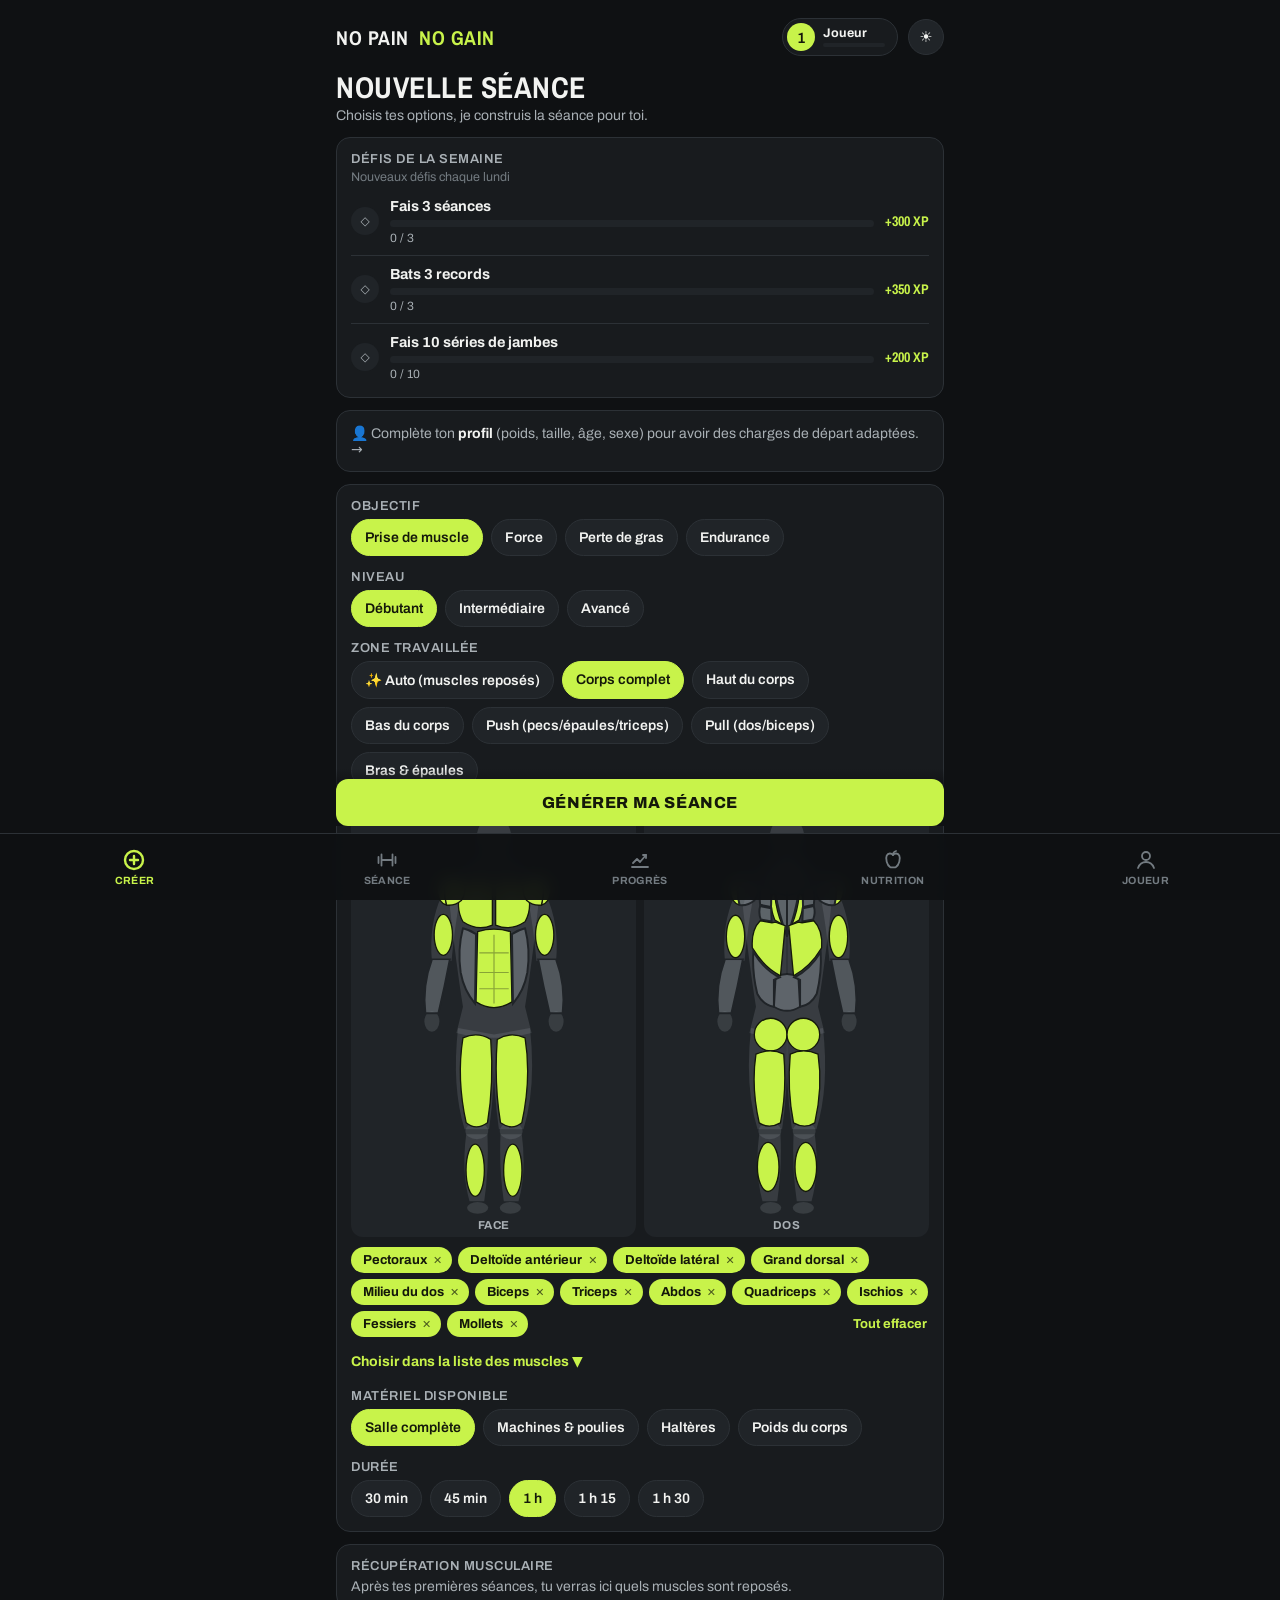
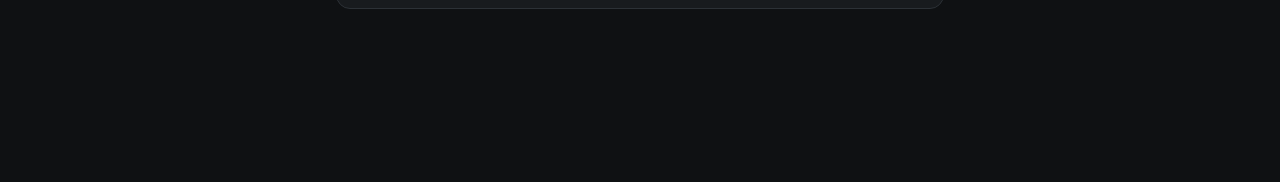
<file: index.html>
<!DOCTYPE html>
<html lang="fr">
<head>
<meta charset="utf-8">
<meta name="viewport" content="width=device-width, initial-scale=1, viewport-fit=cover">
<meta name="theme-color" content="#0f1113">
<title>No Pain No Gain</title>
<meta name="description" content="Coach de musculation gratuit : séances générées selon ton objectif, suivi des charges, progression, nutrition et planning. Fonctionne hors ligne, tes données restent sur ton appareil.">
<link rel="canonical" href="https://ilyas-celldtyjdy.github.io/no-pain-no-gain/">
<link rel="manifest" href="manifest.webmanifest">
<link rel="icon" href="icons/icon.svg" type="image/svg+xml">
<link rel="apple-touch-icon" href="icons/icon-192.png">
<meta name="apple-mobile-web-app-capable" content="yes">
<meta name="mobile-web-app-capable" content="yes">
<meta name="apple-mobile-web-app-title" content="No Pain No Gain">
<meta property="og:type" content="website">
<meta property="og:title" content="No Pain No Gain — coach de musculation">
<meta property="og:description" content="Séances générées selon ton objectif, suivi des charges, progression, nutrition et planning. Gratuit, hors ligne, sans compte.">
<meta property="og:url" content="https://ilyas-celldtyjdy.github.io/no-pain-no-gain/">
<meta property="og:image" content="https://ilyas-celldtyjdy.github.io/no-pain-no-gain/icons/icon-512.png">
<meta property="og:locale" content="fr_FR">
<meta name="twitter:card" content="summary">
<link rel="preload" href="fonts/font1.woff2" as="font" type="font/woff2" crossorigin>
<link rel="stylesheet" href="fonts/fonts.css">
<link rel="stylesheet" href="css/style.css">
</head>
<body>
<div class="wrap">
  <div class="top"><h1><span class="b1">No Pain</span> <span class="b2">No Gain</span></h1><div id="hud"></div><button class="theme-btn" id="themeBtn" aria-label="Changer de thème"></button></div>

  <!-- CRÉER -->
  <section class="view on" id="v-create">
    <h2 class="pt">Nouvelle séance</h2>
    <p class="sub">Choisis tes options, je construis la séance pour toi.</p>
    <div class="card today-plan" id="todayPlan" style="display:none"></div>
    <div class="card quests" id="quests"></div>
    <div class="card" id="favs" style="display:none"></div>
    <div class="card nudge" id="nudge" style="display:none">👤 Complète ton <b>profil</b> (poids, taille, âge, sexe) pour avoir des charges de départ adaptées. →</div>
    <div class="card">
      <label class="f">Objectif</label>
      <div class="chips" data-key="goal"></div>
      <label class="f">Niveau</label>
      <div class="chips" data-key="level"></div>
      <label class="f">Zone travaillée</label>
      <div class="chips" data-key="focus"></div>
      <div class="bodymap" id="bodymap"></div>
      <label class="f">Matériel disponible</label>
      <div class="chips" data-key="equip"></div>
      <label class="f">Durée</label>
      <div class="chips" data-key="duration"></div>
    </div>
    <div class="card"><label class="f">Récupération musculaire</label><div id="recov"></div></div>
    <div class="cta-bar"><button class="btn primary" id="gen">Générer ma séance</button></div>
  </section>

  <!-- SÉANCE -->
  <section class="view" id="v-session">
    <h2 class="pt" id="sessTitle">Séance</h2>
    <div id="session"></div>
  </section>

  <!-- NUTRITION -->
  <section class="view" id="v-nutrition">
    <h2 class="pt">Nutrition</h2>
    <p class="sub">Tes besoins calculés d'après ton profil et ton objectif.</p>
    <div id="nutri"></div>
  </section>

  <!-- PROFIL -->
  <section class="view" id="v-profile">
    <h2 class="pt">Joueur</h2>
    <p class="sub">Ton niveau, tes stats et tes succès, calculés d'après tes vraies séances.</p>
    <div id="player"></div>
    <h2>Mon corps</h2>
    <div class="card">
      <label class="f">Sexe</label>
      <div class="chips" data-key="sexe"></div>
      <div class="grid3" style="margin-top:10px">
        <label class="fld"><small>Poids (kg)</small><input id="pPoids" inputmode="decimal" placeholder="75"></label>
        <label class="fld"><small>Taille (cm)</small><input id="pTaille" inputmode="numeric" placeholder="178"></label>
        <label class="fld"><small>Âge</small><input id="pAge" inputmode="numeric" placeholder="28"></label>
      </div>
      <div class="bmi" id="bmi"></div>
    </div>
    <div class="summary" id="profStats"></div>
    <div class="card" id="score"></div>
    <h2>Mes records</h2>
    <div class="card" id="records"></div>
    <div class="card" id="dataCard"><label class="f" style="margin-top:0">Données</label><div class="sub" id="sync" style="margin:0">Sauvegarde : sur cet appareil</div></div>
  </section>

  <!-- PROGRÈS -->
  <section class="view" id="v-progress">
    <h2 class="pt">Progrès</h2>
    <p class="sub">Ton évolution, séance après séance.</p>
    <div class="summary" id="stats"></div>
    <h2>Planning</h2>
    <div class="card" id="planning"></div>
    <div class="card">
      <label class="f" style="margin-top:0">Exercice</label>
      <select id="exSel"></select>
      <div class="chart" id="chart"></div>
      <div id="exDetail" class="sub" style="margin:8px 0 0"></div>
    </div>
    <h2>Historique</h2>
    <div class="card" id="hist"></div>
  </section>
</div>

<nav class="tabs">
  <button data-v="create" class="on"><svg class="ic" viewBox="0 0 24 24" aria-hidden="true"><circle cx="12" cy="12" r="9"/><path d="M12 8v8M8 12h8"/></svg>Créer</button>
  <button data-v="session"><svg class="ic" viewBox="0 0 24 24" aria-hidden="true"><path d="M6.5 6.5v11M17.5 6.5v11M3.5 9v6M20.5 9v6M6.5 12h11"/></svg>Séance</button>
  <button data-v="progress"><svg class="ic" viewBox="0 0 24 24" aria-hidden="true"><path d="M4 19h16"/><path d="M5 15l4-4 3 3 6-7"/><path d="M15 7h3v3"/></svg>Progrès</button>
  <button data-v="nutrition"><svg class="ic" viewBox="0 0 24 24" aria-hidden="true"><path d="M12 7c-1.5-2-5-2.2-6.3.6C4.3 10.7 6 17 9 19c1.2.8 2.1.3 3 .3s1.8.5 3-.3c3-2 4.7-8.3 3.3-11.4C17 4.8 13.5 5 12 7z"/><path d="M12 7c0-2 1-3.5 3-4"/></svg>Nutrition</button>
  <button data-v="profile"><svg class="ic" viewBox="0 0 24 24" aria-hidden="true"><circle cx="12" cy="8" r="4"/><path d="M4 20c1.5-4 4.5-6 8-6s6.5 2 8 6"/></svg>Joueur</button>
</nav>

<div class="timer" id="timer" role="timer" aria-live="polite">
  <div class="t-top"><div><span class="t-lbl">Repos</span><span id="tval">1:30</span></div>
    <div class="t-btns"><button id="tminus" aria-label="Retirer 15 secondes">−15 s</button><button id="tplus" aria-label="Ajouter 30 secondes">+30 s</button><button id="tskip">Passer</button></div></div>
  <div class="t-bar"><i id="tbar"></i></div>
  <div class="t-next" id="tnext"></div>
</div>
<div class="toast" id="toast"></div>
<div class="modal" id="modal"><div class="sheet" id="sheet"></div></div>


<noscript><p style="padding:24px;font-family:sans-serif">No Pain No Gain a besoin de JavaScript pour fonctionner. Active-le dans ton navigateur.</p></noscript>
<script src="js/data.js"></script>
<script src="js/lib.js"></script>
<script src="js/extras.js"></script>
<script src="js/app.js"></script>
</body>
</html>
</file>
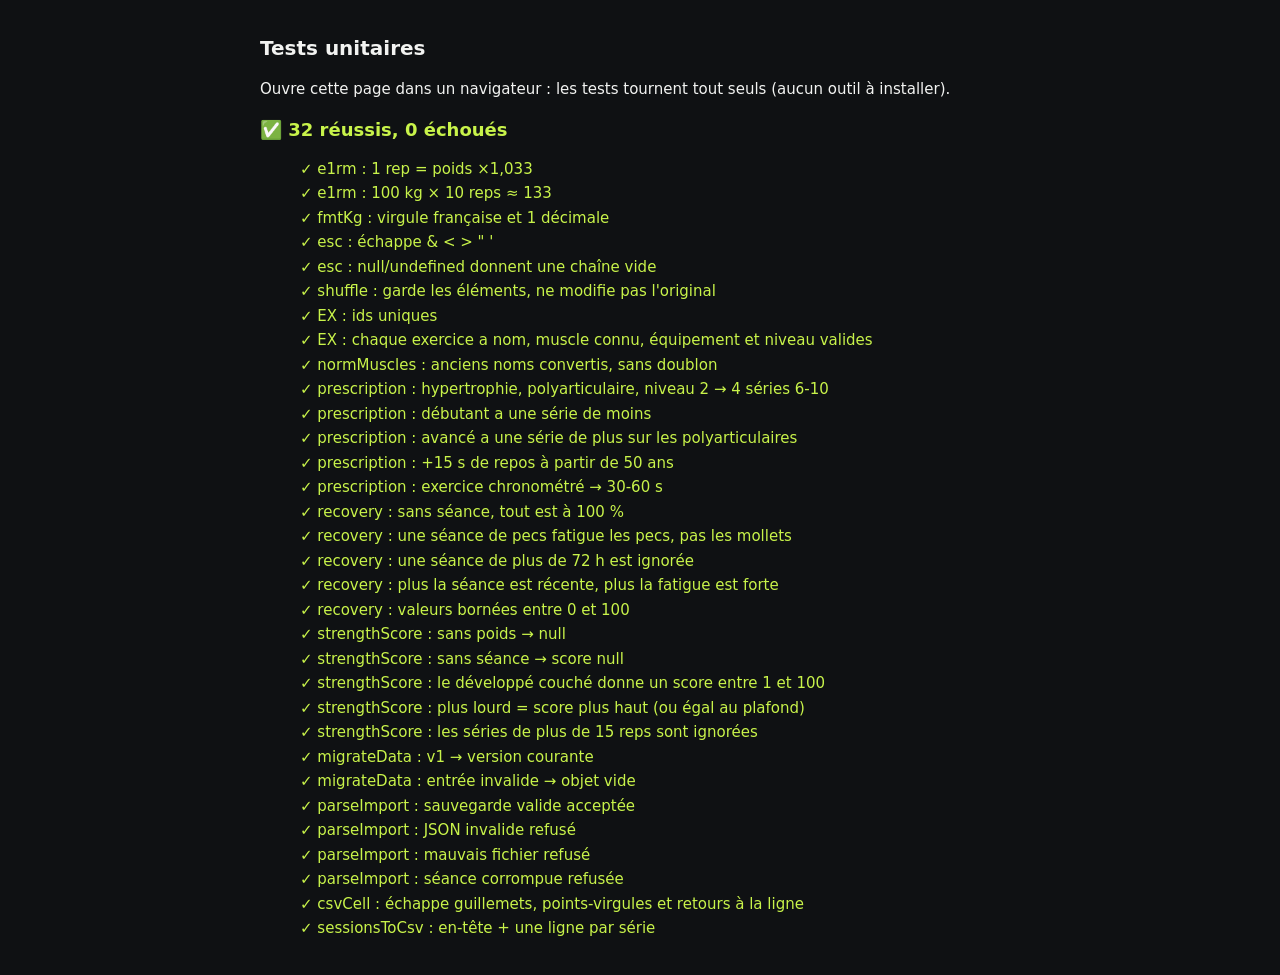
<file: tests.html>
<!DOCTYPE html>
<html lang="fr">
<head>
<meta charset="utf-8">
<meta name="viewport" content="width=device-width, initial-scale=1">
<title>Tests — No Pain No Gain</title>
<style>
body{font:15px/1.5 system-ui,sans-serif;background:#0f1113;color:#f2f3f1;max-width:760px;margin:0 auto;padding:20px}
h1{font-size:20px} .ok{color:#c8f34a} .ko{color:#ff6b5b;font-weight:700} li{margin:2px 0;list-style:none}
#sum{font-size:18px;font-weight:700;margin:14px 0}
</style>
</head>
<body>
<h1>Tests unitaires</h1>
<p>Ouvre cette page dans un navigateur : les tests tournent tout seuls (aucun outil à installer).</p>
<div id="sum">…</div>
<ul id="out"></ul>
<script>
// Doubles minimalistes pour les fonctions qui lisent l'état global
var state={profile:{poids:"80",sexe:"h",age:"30",goal:"hypertrophie",level:"2",equip:"salle"},sessions:[]};
</script>
<script src="js/data.js"></script>
<script src="js/lib.js"></script>
<script>
let pass=0, fail=0;
function t(name,fn){
  const li=document.createElement("li");
  try{ fn(); pass++; li.className="ok"; li.textContent="✓ "+name; }
  catch(e){ fail++; li.className="ko"; li.textContent="✗ "+name+" — "+e.message; }
  document.getElementById("out").appendChild(li);
}
const eq=(a,b,m)=>{ if(JSON.stringify(a)!==JSON.stringify(b)) throw new Error((m||"")+" attendu "+JSON.stringify(b)+", obtenu "+JSON.stringify(a)); };
const near=(a,b,tol,m)=>{ if(Math.abs(a-b)>tol) throw new Error((m||"")+" attendu ≈"+b+", obtenu "+a); };
const truthy=(v,m)=>{ if(!v) throw new Error(m||"valeur fausse"); };
const mkSession=(over)=>Object.assign({id:"s1",date:Date.now(),title:"Test",goal:"hypertrophie",exercises:[{exId:"dc_barre",name:"Développé couché",sets:[{kg:80,reps:8,done:true},{kg:80,reps:6,done:true}]}]},over);

/* --- e1rm / fmtKg / esc --- */
t("e1rm : 1 rep = poids ×1,033",()=>near(e1rm(100,1),103.33,0.01));
t("e1rm : 100 kg × 10 reps ≈ 133",()=>near(e1rm(100,10),133.33,0.01));
t("fmtKg : virgule française et 1 décimale",()=>{ eq(fmtKg(72.5),"72,5"); eq(fmtKg(80),"80"); eq(fmtKg(72.54),"72,5"); });
t("esc : échappe & < > \" '",()=>eq(esc(`<a href="x" onclick='y'>&`),"&lt;a href=&quot;x&quot; onclick=&#39;y&#39;&gt;&amp;"));
t("esc : null/undefined donnent une chaîne vide",()=>{ eq(esc(null),""); eq(esc(undefined),""); });
t("shuffle : garde les éléments, ne modifie pas l'original",()=>{ const a=[1,2,3,4,5]; const b=shuffle(a); eq(a,[1,2,3,4,5]); eq(b.slice().sort(),[1,2,3,4,5]); });

/* --- bibliothèque d'exercices --- */
t("EX : ids uniques",()=>{ const ids=EX.map(e=>e.id); eq(new Set(ids).size,ids.length); });
t("EX : chaque exercice a nom, muscle connu, équipement et niveau valides",()=>{
  for(const e of EX){ truthy(e.n,e.id+" sans nom"); truthy(MUSCLE_LABEL[e.m],e.id+" muscle inconnu "+e.m); truthy(EQ_LABEL[e.eq],e.id+" équipement inconnu"); truthy([1,2,3].includes(e.lv),e.id+" niveau invalide"); }
});
t("normMuscles : anciens noms convertis, sans doublon",()=>{
  eq(normMuscles(["epaules","delt_ant"]),["delt_ant","delt_lat","delt_post"]);
  eq(normMuscles(["trapezes"]),["trap_sup","trap_moy","trap_inf"]);
  eq(normMuscles("x"),"x");
});

/* --- prescription --- */
t("prescription : hypertrophie, polyarticulaire, niveau 2 → 4 séries 6-10",()=>{
  const ex=EX.find(e=>e.t==="c"&&!e.time); const p=prescription(ex,{goal:"hypertrophie",level:"2"});
  eq(p.sets,4); eq(p.reps,[6,10]); eq(p.rest,120);
});
t("prescription : débutant a une série de moins",()=>{
  const ex=EX.find(e=>e.t==="c"&&!e.time); eq(prescription(ex,{goal:"hypertrophie",level:"1"}).sets,3);
});
t("prescription : avancé a une série de plus sur les polyarticulaires",()=>{
  const ex=EX.find(e=>e.t==="c"&&!e.time); eq(prescription(ex,{goal:"hypertrophie",level:"3"}).sets,5);
});
t("prescription : +15 s de repos à partir de 50 ans",()=>{
  const ex=EX.find(e=>e.t==="c"&&!e.time); state.profile.age="55"; const r=prescription(ex,{goal:"force",level:"2"}).rest; state.profile.age="30"; eq(r,195);
});
t("prescription : exercice chronométré → 30-60 s",()=>{
  const ex=EX.find(e=>e.time); if(!ex) return; eq(prescription(ex,{goal:"force",level:"2"}).reps,[30,60]);
});

/* --- récupération musculaire --- */
t("recovery : sans séance, tout est à 100 %",()=>{ state.sessions=[]; const r=recovery(); for(const m of MAJOR) eq(r[m],100,m); });
t("recovery : une séance de pecs fatigue les pecs, pas les mollets",()=>{
  state.sessions=[mkSession({date:Date.now()-3600e3})]; const r=recovery();
  truthy(r.pectoraux<100,"pectoraux non fatigués"); eq(r.mollets,100);
});
t("recovery : une séance de plus de 72 h est ignorée",()=>{
  state.sessions=[mkSession({date:Date.now()-80*3600e3})]; eq(recovery().pectoraux,100);
});
t("recovery : plus la séance est récente, plus la fatigue est forte",()=>{
  state.sessions=[mkSession({date:Date.now()-2*3600e3})]; const a=recovery().pectoraux;
  state.sessions=[mkSession({date:Date.now()-48*3600e3})]; const b=recovery().pectoraux;
  truthy(a<b,"récent="+a+" ancien="+b);
});
t("recovery : valeurs bornées entre 0 et 100",()=>{
  state.sessions=Array.from({length:6},(_,i)=>mkSession({id:"x"+i,date:Date.now()-3600e3})); const r=recovery();
  for(const m of MAJOR) truthy(r[m]>=0&&r[m]<=100,m);
});

/* --- score de force --- */
t("strengthScore : sans poids → null",()=>{ state.profile.poids=""; eq(strengthScore(),null); state.profile.poids="80"; });
t("strengthScore : sans séance → score null",()=>{ state.sessions=[]; eq(strengthScore().score,null); });
t("strengthScore : le développé couché donne un score entre 1 et 100",()=>{
  state.sessions=[mkSession()]; const s=strengthScore(); truthy(s.score>0&&s.score<=100,"score="+s.score); eq(s.parts[0].name,"Développé couché");
});
t("strengthScore : plus lourd = score plus haut (ou égal au plafond)",()=>{
  state.sessions=[mkSession()]; const a=strengthScore().score;
  state.sessions=[mkSession({exercises:[{exId:"dc_barre",name:"x",sets:[{kg:120,reps:5,done:true}]}]})]; const b=strengthScore().score;
  truthy(b>=a,a+" → "+b);
});
t("strengthScore : les séries de plus de 15 reps sont ignorées",()=>{
  state.sessions=[mkSession({exercises:[{exId:"dc_barre",name:"x",sets:[{kg:60,reps:20,done:true}]}]})]; eq(strengthScore().score,null);
});

/* --- données : migration, import, CSV --- */
t("migrateData : v1 → version courante",()=>eq(migrateData({profile:{}}).v,DATA_VERSION));
t("migrateData : entrée invalide → objet vide",()=>{ eq(migrateData(null),{}); eq(migrateData([]),{}); eq(migrateData("x"),{}); });
t("parseImport : sauvegarde valide acceptée",()=>{
  const d=parseImport(JSON.stringify({app:"no-pain-no-gain",version:2,data:{profile:{poids:"80"},sessions:[mkSession()]}}));
  eq(d.sessions.length,1); eq(d.profile.poids,"80");
});
t("parseImport : JSON invalide refusé",()=>{ let ok=false; try{ parseImport("{pas du json"); }catch(e){ ok=/JSON/.test(e.message); } truthy(ok); });
t("parseImport : mauvais fichier refusé",()=>{ let ok=false; try{ parseImport('{"foo":1}'); }catch(e){ ok=/sauvegarde/.test(e.message); } truthy(ok); });
t("parseImport : séance corrompue refusée",()=>{
  let ok=false; try{ parseImport(JSON.stringify({app:"no-pain-no-gain",data:{profile:{},sessions:[{id:1}]}})); }catch(e){ ok=/corrompues/.test(e.message); } truthy(ok);
});
t("csvCell : échappe guillemets, points-virgules et retours à la ligne",()=>{
  eq(csvCell('a"b'),'"a""b"'); eq(csvCell("a;b"),'"a;b"'); eq(csvCell("a\nb"),'"a\nb"'); eq(csvCell("ok"),"ok"); eq(csvCell(null),"");
});
t("sessionsToCsv : en-tête + une ligne par série",()=>{
  const lines=sessionsToCsv([mkSession({note:"top; ok"})]).replace(/^﻿/,"").split("\r\n");
  eq(lines.length,3); truthy(lines[0].startsWith("date;"),"en-tête"); truthy(lines[1].includes(";80;8;"),"ligne 1"); truthy(lines[1].includes('"top; ok"'),"note échappée");
});

document.getElementById("sum").textContent=(fail?"❌ ":"✅ ")+pass+" réussis, "+fail+" échoués";
document.getElementById("sum").className=fail?"ko":"ok";
</script>
</body>
</html>
</file>
<file: fonts/fonts.css>
/* latin */
@font-face {
  font-family: 'Archivo';
  font-style: normal;
  font-weight: 400;
  font-stretch: 100%;
  font-display: swap;
  src: url(font1.woff2) format('woff2');
  unicode-range: U+0000-00FF, U+0131, U+0152-0153, U+02BB-02BC, U+02C6, U+02DA, U+02DC, U+0304, U+0308, U+0329, U+2000-206F, U+20AC, U+2122, U+2191, U+2193, U+2212, U+2215, U+FEFF, U+FFFD;
}
/* latin */
@font-face {
  font-family: 'Archivo';
  font-style: normal;
  font-weight: 500;
  font-stretch: 100%;
  font-display: swap;
  src: url(font1.woff2) format('woff2');
  unicode-range: U+0000-00FF, U+0131, U+0152-0153, U+02BB-02BC, U+02C6, U+02DA, U+02DC, U+0304, U+0308, U+0329, U+2000-206F, U+20AC, U+2122, U+2191, U+2193, U+2212, U+2215, U+FEFF, U+FFFD;
}
/* latin */
@font-face {
  font-family: 'Archivo';
  font-style: normal;
  font-weight: 600;
  font-stretch: 100%;
  font-display: swap;
  src: url(font1.woff2) format('woff2');
  unicode-range: U+0000-00FF, U+0131, U+0152-0153, U+02BB-02BC, U+02C6, U+02DA, U+02DC, U+0304, U+0308, U+0329, U+2000-206F, U+20AC, U+2122, U+2191, U+2193, U+2212, U+2215, U+FEFF, U+FFFD;
}
/* latin */
@font-face {
  font-family: 'Archivo';
  font-style: normal;
  font-weight: 700;
  font-stretch: 100%;
  font-display: swap;
  src: url(font1.woff2) format('woff2');
  unicode-range: U+0000-00FF, U+0131, U+0152-0153, U+02BB-02BC, U+02C6, U+02DA, U+02DC, U+0304, U+0308, U+0329, U+2000-206F, U+20AC, U+2122, U+2191, U+2193, U+2212, U+2215, U+FEFF, U+FFFD;
}
/* latin */
@font-face {
  font-family: 'Archivo';
  font-style: normal;
  font-weight: 800;
  font-stretch: 100%;
  font-display: swap;
  src: url(font1.woff2) format('woff2');
  unicode-range: U+0000-00FF, U+0131, U+0152-0153, U+02BB-02BC, U+02C6, U+02DA, U+02DC, U+0304, U+0308, U+0329, U+2000-206F, U+20AC, U+2122, U+2191, U+2193, U+2212, U+2215, U+FEFF, U+FFFD;
}
/* latin */
@font-face {
  font-family: 'Archivo Narrow';
  font-style: normal;
  font-weight: 500;
  font-display: swap;
  src: url(font2.woff2) format('woff2');
  unicode-range: U+0000-00FF, U+0131, U+0152-0153, U+02BB-02BC, U+02C6, U+02DA, U+02DC, U+0304, U+0308, U+0329, U+2000-206F, U+20AC, U+2122, U+2191, U+2193, U+2212, U+2215, U+FEFF, U+FFFD;
}
/* latin */
@font-face {
  font-family: 'Archivo Narrow';
  font-style: normal;
  font-weight: 600;
  font-display: swap;
  src: url(font2.woff2) format('woff2');
  unicode-range: U+0000-00FF, U+0131, U+0152-0153, U+02BB-02BC, U+02C6, U+02DA, U+02DC, U+0304, U+0308, U+0329, U+2000-206F, U+20AC, U+2122, U+2191, U+2193, U+2212, U+2215, U+FEFF, U+FFFD;
}
/* latin */
@font-face {
  font-family: 'Archivo Narrow';
  font-style: normal;
  font-weight: 700;
  font-display: swap;
  src: url(font2.woff2) format('woff2');
  unicode-range: U+0000-00FF, U+0131, U+0152-0153, U+02BB-02BC, U+02C6, U+02DA, U+02DC, U+0304, U+0308, U+0329, U+2000-206F, U+20AC, U+2122, U+2191, U+2193, U+2212, U+2215, U+FEFF, U+FFFD;
}
</file>
<file: css/style.css>
:root{
  /* Style de départ : anthracite et vert citron */
  --fd:"Archivo Narrow","Arial Narrow",sans-serif;
  --fb:"Archivo",system-ui,-apple-system,"Segoe UI",sans-serif;
  --bg:#0f1113; --panel:#181b1e; --panel2:#202428; --line:#2c3136;
  --ink:#f2f3f1; --ink2:#a9b0b5; --muted:#737b81;
  --accent:#c8f34a; --accentInk:#14180a; --accentText:#c8f34a; --info:#c8f34a;
  --warn:#ffb547; --bad:#ff6b5b;
  --glow:rgba(200,243,74,.22); --glowA:rgba(200,243,74,.10);
  --field:#0f1113; --glass:rgba(24,27,30,.94);
  --r:14px; --navBg:rgba(15,17,19,.96); --doneLine:#3d4a1c; --line2:#a9b0b5;
  color-scheme:dark;
}
:root[data-theme="light"]{
  --bg:#f4f5f2; --panel:#ffffff; --panel2:#eceee9; --line:#d9ddd6;
  --ink:#16191b; --ink2:#4f575d; --muted:#6c747a;
  --accent:#c8f34a; --accentInk:#14180a; --accentText:#4a6b00; --info:#4a6b00;
  --glow:rgba(120,170,0,.20); --glowA:rgba(150,200,30,.14);
  --field:#ffffff; --glass:rgba(255,255,255,.96);
  --navBg:rgba(255,255,255,.96); --doneLine:#b7d86a; --line2:#6c747a;
  color-scheme:light;
}
*{box-sizing:border-box;-webkit-tap-highlight-color:transparent}
html,body{margin:0;transition:background .2s,color .2s;background:var(--bg);color:var(--ink);font-family:var(--fb);font-size:16px}
body{padding:env(safe-area-inset-top) env(safe-area-inset-right) calc(84px + env(safe-area-inset-bottom)) env(safe-area-inset-left)}
.wrap{max-width:640px;margin:0 auto;padding:16px}
h1{font-family:var(--fd);font-size:18px;white-space:nowrap;letter-spacing:.8px;text-transform:uppercase;margin:0}
h1 span{color:var(--accentText)}
h2{font-family:var(--fd);text-transform:uppercase;font-size:19px;letter-spacing:.6px;margin:22px 0 10px}
.sub{color:var(--ink2);margin:0 0 14px;font-size:14px}
.card{background:var(--panel);border:1px solid var(--line);border-radius:var(--r);padding:14px;margin-bottom:12px}
label.f{display:block;font-size:13px;color:var(--ink2);margin:14px 0 6px;font-weight:600;text-transform:uppercase;letter-spacing:.5px}
.chips{display:flex;flex-wrap:wrap;gap:8px}
.chip{border:1px solid var(--line);background:var(--panel2);color:var(--ink);padding:10px 13px;border-radius:999px;font:inherit;font-size:14px;font-weight:600;cursor:pointer;transition:background .15s,color .15s}
.chip.on{background:var(--accent);color:var(--accentInk);border-color:var(--accent)}
.btn{display:block;width:100%;border:0;border-radius:12px;padding:15px;font:inherit;font-weight:800;font-size:16px;cursor:pointer;text-transform:uppercase;letter-spacing:.6px}
.btn.primary{background:var(--accent);color:var(--accentInk)}
.btn.ghost{background:transparent;border:1px solid var(--line);color:var(--ink)}
.btn.small{display:inline-block;width:auto;padding:8px 12px;font-size:12px;white-space:nowrap}
.row{display:flex;gap:10px;align-items:center}
.ex{background:var(--panel);border:1px solid var(--line);border-radius:var(--r);padding:14px;margin-bottom:12px}
.ex-head{display:flex;justify-content:space-between;align-items:flex-start;gap:8px}
.ex-name{font-weight:800;font-size:17px}
.ex-meta{color:var(--ink2);font-size:13px;margin-top:3px}
.tag{display:inline-block;font-size:11px;font-weight:700;text-transform:uppercase;letter-spacing:.4px;padding:3px 7px;border-radius:6px;background:var(--panel2);color:var(--ink2);margin-right:4px}
.cue{font-size:13px;color:var(--muted);margin-top:8px;line-height:1.4}
.hint{font-size:13px;color:var(--accentText);margin-top:8px;font-weight:600}
.iconbtn{background:var(--panel2);border:1px solid var(--line);color:var(--ink);border-radius:10px;width:38px;height:38px;font-size:17px;cursor:pointer;flex:none}
table.sets{width:100%;border-collapse:collapse;margin-top:10px}
table.sets th{font-size:11px;color:var(--muted);text-transform:uppercase;font-weight:600;text-align:left;padding:4px}
table.sets td{padding:4px}
table.sets input{width:100%;background:var(--bg);border:1px solid var(--line);color:var(--ink);border-radius:9px;padding:10px 8px;font:inherit;font-size:16px;text-align:center}
.done-btn{width:42px;height:42px;border-radius:10px;border:1px solid var(--line);background:var(--panel2);color:var(--muted);font-size:18px;cursor:pointer}
.done-btn.on{background:var(--accent);color:var(--accentInk);border-color:var(--accent)}
tr.isdone input{border-color:var(--doneLine);color:var(--ink2)}
.summary{display:grid;grid-template-columns:repeat(3,1fr);gap:8px;margin-bottom:12px}
.stat{background:var(--panel);border:1px solid var(--line);border-radius:12px;padding:12px}
.stat b{display:block;font-family:var(--fd);font-size:clamp(20px,6.5vw,26px);white-space:nowrap}
.stat small{color:var(--ink2);font-size:12px}
nav.tabs{position:fixed;left:0;right:0;bottom:0;background:var(--navBg);border-top:1px solid var(--line);display:flex;padding:8px 8px calc(8px + env(safe-area-inset-bottom));z-index:10;backdrop-filter:blur(8px)}
nav.tabs button{flex:1;background:none;border:0;color:var(--muted);font:inherit;font-size:10.5px;font-weight:700;text-transform:uppercase;letter-spacing:.3px;padding:8px 0;cursor:pointer;min-width:0}
nav.tabs button .ic{display:block;width:24px;height:24px;margin:0 auto 3px;fill:none;stroke:currentColor;stroke-width:1.8;stroke-linecap:round;stroke-linejoin:round}
nav.tabs button.on .ic{stroke-width:2.3}
nav.tabs button.on{color:var(--accentText)}
.view{display:none}.view.on{display:block}
select{width:100%;background:var(--panel2);color:var(--ink);border:1px solid var(--line);border-radius:10px;padding:12px;font:inherit}
.chart{position:relative;margin-top:8px}
.chart svg{display:block;width:100%;height:auto;touch-action:pan-y}
.tip{position:absolute;pointer-events:none;background:var(--glass);backdrop-filter:blur(10px);-webkit-backdrop-filter:blur(10px);border:1px solid var(--line);border-radius:8px;padding:6px 9px;font-size:12px;white-space:nowrap;transform:translate(-50%,-110%);display:none}
.hist-item{display:flex;justify-content:space-between;align-items:center;gap:8px;padding:12px 0;border-bottom:1px solid var(--line)}
.hist-item:last-child{border-bottom:0}
.hist-item .t{font-weight:700}
.hist-item .d{font-size:13px;color:var(--ink2)}
.empty{color:var(--ink2);text-align:center;padding:26px 10px;font-size:14px}
.timer{position:fixed;left:50%;transform:translateX(-50%);bottom:calc(80px + env(safe-area-inset-bottom));width:min(calc(100vw - 24px),480px);background:var(--accent);color:var(--accentInk);border-radius:16px;padding:10px 12px 10px 14px;display:none;z-index:11;box-shadow:0 10px 30px rgba(0,0,0,.45)}
.t-top{display:flex;align-items:center;justify-content:space-between;gap:8px}
.t-lbl{display:block;font-size:11px;font-weight:800;text-transform:uppercase;letter-spacing:.6px;opacity:.75}
#tval{font-family:var(--fd);font-size:30px;font-weight:700;line-height:1;font-variant-numeric:tabular-nums}
.t-btns{display:flex;gap:6px}
.t-btns button{background:var(--accentInk);color:var(--accent);border:0;border-radius:10px;padding:9px 9px;font:inherit;font-size:12.5px;font-weight:800;cursor:pointer;white-space:nowrap}
.t-bar{height:5px;border-radius:3px;background:rgba(0,0,0,.15);margin-top:8px;overflow:hidden}
.t-bar i{display:block;height:100%;background:var(--accentInk);border-radius:3px;transition:width .25s linear}
.t-next{font-size:12.5px;margin-top:6px;white-space:nowrap;overflow:hidden;text-overflow:ellipsis}
.t-next:empty{display:none}
body.timing .finish-bar,body.timing .cta-bar{visibility:hidden}
.timer button{background:var(--accentInk);color:var(--accent);border:0;border-radius:999px;padding:5px 10px;font:inherit;font-size:12px;font-weight:700;cursor:pointer}
.toast{position:fixed;top:calc(14px + env(safe-area-inset-top));left:50%;transform:translateX(-50%);background:var(--panel2);border:1px solid var(--line);padding:10px 16px;border-radius:10px;font-size:14px;display:none;z-index:20}
.modal{position:fixed;inset:0;background:rgba(0,0,0,.6);display:none;align-items:flex-end;justify-content:center;z-index:30}
.modal .sheet{background:var(--panel);border-radius:18px 18px 0 0;padding:20px 16px calc(20px + env(safe-area-inset-bottom));width:100%;max-width:640px}
.sync{font-size:12px;color:var(--muted);margin-top:4px}
.est{color:var(--ink2);font-size:14px}
.grid{display:grid;grid-template-columns:repeat(3,1fr);gap:8px}
.tile{position:relative;background:var(--panel);border:1px solid var(--line);border-radius:12px;padding:5px 5px 8px;color:var(--ink);font:inherit;cursor:pointer;display:flex;flex-direction:column;align-items:stretch;text-align:center}
.tile:active{transform:scale(.97)}
.t-art{background:var(--panel2);border-radius:8px}
.t-art svg,.d-art svg{display:block;width:100%;height:auto}
.t-name{font-size:11.5px;font-weight:700;line-height:1.2;margin-top:6px;min-height:2.4em;display:-webkit-box;-webkit-line-clamp:3;-webkit-box-orient:vertical;overflow:hidden}
.t-badge{position:absolute;top:8px;left:8px;min-width:22px;height:22px;padding:0 6px;border-radius:999px;background:var(--panel);border:1px solid var(--line);font-size:11px;font-weight:800;display:flex;align-items:center;justify-content:center;color:var(--ink2)}
.t-badge.part{background:var(--accent);color:var(--accentInk);border-color:var(--accent);opacity:.75}
.t-badge.full{background:var(--accent);color:var(--accentInk);border-color:var(--accent)}
.chips.scroll{flex-wrap:nowrap;overflow-x:auto;padding-bottom:4px;scrollbar-width:none;margin:0 -16px;padding-left:16px;padding-right:16px}
.chips.scroll::-webkit-scrollbar{display:none}
.chips.scroll .chip{flex:none;padding:8px 12px;font-size:13px}
.finish-bar,.cta-bar{position:sticky;bottom:calc(74px + env(safe-area-inset-bottom));margin-top:16px;z-index:5;padding-top:10px;background:linear-gradient(to bottom,transparent,var(--bg) 40%)}
.finish-bar .btn,.cta-bar .btn{box-shadow:0 6px 20px rgba(0,0,0,.25)}
.back{background:none;border:0;color:var(--ink2);font:inherit;font-weight:700;font-size:15px;padding:12px 12px 12px 0;margin:4px 0 2px;cursor:pointer}
.d-art{background:var(--panel2);border-radius:12px;max-width:240px;margin:0 auto}
.eff{margin-top:14px}
.eff small{display:block;color:var(--ink2);font-size:12.5px;margin-bottom:6px}
.eff .chip{padding:8px 12px;font-size:13px}
.rec-sum{font-size:14px;color:var(--ink2);margin-bottom:8px}.rec-sum b{color:var(--ink)}
.rec-pills{display:flex;flex-wrap:wrap;gap:6px}
.pill{font-size:12.5px;font-weight:600;padding:5px 10px;border-radius:999px;background:var(--panel2);border:1px solid var(--line)}
.pill.low{color:var(--bad);border-color:var(--bad)}.pill.mid{color:var(--warn);border-color:var(--warn)}.pill.ok{color:var(--accentText)}
.rec-grid{display:grid;grid-template-columns:1fr;gap:2px}
.rv-row{display:flex;align-items:center;gap:8px;font-size:12.5px;margin:3px 0}
.rv-row span{width:120px;flex:none;color:var(--ink2);white-space:nowrap;overflow:hidden;text-overflow:ellipsis}
.rv-row b{width:34px;text-align:right;font-size:12px}
.bar{flex:1;height:7px;border-radius:4px;background:var(--panel2);overflow:hidden}
.bar i{display:block;height:100%;border-radius:4px}
.bar i.ok{background:var(--accentText)} .bar i.mid{background:var(--warn)} .bar i.low{background:var(--bad)}
.score-top{display:flex;align-items:center;gap:14px;margin-bottom:8px}
.score-num{font-family:var(--fd);font-size:44px;font-weight:700;line-height:1;color:var(--accentText)}
.score-top b{display:block;font-size:16px}.score-top small{color:var(--ink2);font-size:12px}
.kcal-big{display:flex;align-items:baseline;gap:8px}
.linkbtn{display:block;margin:10px auto 0;background:none;border:0;color:var(--accentText);font:inherit;font-weight:700;font-size:14px;cursor:pointer;padding:6px}
.calc-btn{margin-left:auto;align-self:center;width:36px;height:36px;border-radius:50%;border:1px solid var(--line);background:var(--panel2);color:var(--ink);font:inherit;font-size:20px;font-weight:700;line-height:1;cursor:pointer;flex:none}
.calc{margin:10px 0 4px;background:var(--panel2);border-radius:12px;padding:12px}
.cstep{display:grid;grid-template-columns:1fr auto;gap:2px 10px;padding:8px 0;border-bottom:1px solid var(--line)}
.cstep:last-of-type{border-bottom:0}
.cs-t{grid-column:1/-1;font-weight:700;font-size:13.5px}
.cs-f{font-size:12.5px;color:var(--ink2);line-height:1.45}
.cs-r{font-weight:800;font-size:14px;align-self:end;white-space:nowrap;color:var(--accentText)}
.cs-sep{font-size:12px;font-weight:700;text-transform:uppercase;letter-spacing:.5px;color:var(--muted);margin:12px 0 2px}
.kcal-big b{font-family:var(--fd);font-size:46px;line-height:1;color:var(--accentText)}
.kcal-big span{color:var(--ink2);font-size:14px}
.macro3{display:grid;grid-template-columns:repeat(3,1fr);gap:8px}
.macro3>div{background:var(--panel2);border-radius:10px;padding:10px}
.macro3 b{display:block;font-family:var(--fd);font-size:22px}
.macro3 small{color:var(--ink2);font-size:12px;line-height:1.3;display:block}
.kcal-left{font-size:15px;color:var(--ink2);margin-bottom:8px}
.kcal-left b{font-family:var(--fd);font-size:28px;color:var(--ink)}
.kcal-left.over b{color:var(--warn)}
.mrow{margin:8px 0}
.mtop{display:flex;justify-content:space-between;font-size:13px;color:var(--ink2);margin-bottom:4px}
.mtop b{color:var(--ink);font-weight:700}
.mrow .bar{height:9px}
.flist{margin-top:12px;border-top:1px solid var(--line)}
.fitem{display:flex;justify-content:space-between;align-items:center;gap:8px;padding:9px 0;border-bottom:1px solid var(--line)}
.fitem b{font-size:14px;display:block}.fitem small{font-size:12px;color:var(--ink2)}
.fgrid{display:grid;grid-template-columns:1fr 1fr;gap:8px}
.fadd{background:var(--panel);border:1px solid var(--line);border-radius:12px;padding:10px;text-align:left;color:var(--ink);font:inherit;cursor:pointer}
.fadd:active{transform:scale(.97)}
.fadd b{display:block;font-size:13.5px}.fadd small{display:block;font-size:11.5px;color:var(--ink2);margin-top:2px}
.tips p{margin:0 0 10px;font-size:14px;line-height:1.45;color:var(--ink2)}.tips b{color:var(--ink)}
.sess-head{padding:14px}
.sh-t{font-family:var(--fd);font-size:21px;font-weight:700;text-transform:uppercase;letter-spacing:.3px}
.sh-t span{color:var(--ink2);font-weight:600}
.sh-m{font-size:13px;color:var(--ink2);margin-top:3px}
.sh-p{display:flex;align-items:center;gap:10px;margin-top:10px}
.sh-p .bar{height:8px}.sh-p b{font-size:13px;white-space:nowrap}
details.coach summary{cursor:pointer;font-weight:700;color:var(--ink);list-style:none;display:flex;justify-content:space-between;align-items:center}
details.coach summary::-webkit-details-marker{display:none}
details.coach summary::after{content:"▼";font-size:11px;color:var(--muted)}
details.coach[open] summary::after{content:"▲"}
.coach-b p{margin:8px 0 0}.coach-b p.why{color:var(--ink)}
.warm{font-size:13.5px;color:var(--ink2);line-height:1.45;margin:0 2px 6px}
.empty-cta b{font-size:17px}.empty-cta p{color:var(--ink2);font-size:14px;line-height:1.45;margin:6px 0 12px}
.d-blk{display:inline-block;margin-top:10px;font-size:12px;font-weight:800;color:var(--accentInk);background:var(--accent);border-radius:7px;padding:3px 8px}
.ex-meta b{color:var(--ink)}
.last{margin-top:12px;padding:10px 12px;background:var(--panel2);border-radius:10px;font-size:13px}
.last span{display:block;color:var(--ink2);font-size:12px}.last b{font-size:15px}.last small{display:block;color:var(--ink2);margin-top:2px}
.set-tools{display:flex;justify-content:space-between;align-items:center;gap:8px;margin-top:10px;flex-wrap:wrap}
.set-tools span{font-size:13px;color:var(--ink2)}.set-tools div{display:flex;gap:8px}
.linkbtn.danger{color:var(--bad);font-weight:600;font-size:13.5px;margin-top:12px}
.hist-wrap{border-bottom:1px solid var(--line)}.hist-wrap:last-child{border-bottom:0}
.hist-wrap .hist-item{border-bottom:0}
.hist-open{flex:1;min-width:0;background:none;border:0;padding:0;text-align:left;color:var(--ink);font:inherit;cursor:pointer}
.chev{font-size:10px;color:var(--muted);margin-left:4px}
.hist-detail{padding:0 0 12px}
.hd-row{display:flex;align-items:center;gap:10px;padding:5px 0}
.hd-row .ra{width:40px;flex:none;background:var(--panel2);border-radius:7px}.hd-row .ra svg{display:block;width:100%}
.hd-row b{display:block;font-size:13.5px}.hd-row small{font-size:12px;color:var(--ink2)}
.d-top{display:flex;gap:12px;align-items:center}
.d-top .d-art{width:42%;max-width:170px;flex:none;margin:0}
.d-info{flex:1;min-width:0}
.d-info .ex-name{font-size:19px;line-height:1.2;margin-top:4px}
.d-info .d-blk{margin-top:0}
.d-tags{margin-top:6px}.d-tags .tag{margin-bottom:4px}
.active{margin-top:14px;padding:14px;border-radius:14px;background:var(--panel2);border:1.5px solid var(--accentText)}
.active.done-st{border-color:var(--line)}
.act-h{display:flex;justify-content:space-between;align-items:baseline;gap:8px;margin-bottom:10px}
.act-h b{font-family:var(--fd);font-size:22px;text-transform:uppercase}
.act-h b span{color:var(--ink2);font-size:16px}
.act-h>span{font-size:13px;color:var(--ink2);text-align:right}
.stps{display:grid;grid-template-columns:1fr 1fr;gap:10px}
.stp-b{width:40px}
@media (max-width:359px){.stps{grid-template-columns:1fr}.stp small{text-align:left}}
.stps.one{grid-template-columns:1fr;max-width:260px;margin:0 auto}
.stp small{display:block;font-size:12px;color:var(--ink2);margin-bottom:5px;text-align:center}
.stp-r{display:flex;align-items:stretch;border:1px solid var(--line);border-radius:12px;overflow:hidden;background:var(--bg)}
.stp-b{width:42px;flex:none;border:0;background:var(--panel);color:var(--ink);font:inherit;font-size:22px;font-weight:700;cursor:pointer;touch-action:manipulation}
.stp-b:active{background:var(--accent);color:var(--accentInk)}
.stp-r input{flex:1;min-width:0;width:100%;border:0;background:transparent;color:var(--ink);font:inherit;font-family:var(--fd);font-size:26px;font-weight:700;text-align:center;padding:10px 0}
.next-b small{display:block;font-size:11px;letter-spacing:.6px;opacity:.75;margin-bottom:2px}
.next-b{text-transform:none;letter-spacing:0;font-size:17px}
.next-b small{text-transform:uppercase}
.btn.big{margin-top:12px;padding:16px;font-size:16px}
.act-f{font-size:12.5px;color:var(--ink2);text-align:center;margin-top:8px}.act-f:empty{display:none}
.act-f b{color:var(--ink)}
.done-st .eff{margin-top:0}
.wu{margin-top:12px;background:var(--panel2);border-radius:12px;padding:10px 12px;font-size:13.5px}
.wu summary{cursor:pointer;font-weight:700;list-style:none}.wu summary::-webkit-details-marker{display:none}
.wu-r{display:flex;align-items:center;gap:10px;padding:6px 0;border-bottom:1px solid var(--line)}
.wu-r span{width:22px;height:22px;border-radius:50%;background:var(--panel);display:flex;align-items:center;justify-content:center;font-size:12px;font-weight:700;color:var(--ink2)}
.wu-r small{margin-left:auto;color:var(--ink2);font-size:12px}
.wu p{margin:8px 0 0;color:var(--ink2);font-size:12.5px}
.cue-d{margin-top:12px;font-size:13.5px}.cue-d summary{cursor:pointer;color:var(--ink2);font-weight:600}
.cue-d .cue{margin-top:6px}
.all-h{margin-top:16px;font-size:12px;font-weight:700;text-transform:uppercase;letter-spacing:.5px;color:var(--ink2)}
.all-h span{text-transform:none;letter-spacing:0;font-weight:400;color:var(--muted)}
table.sets td.sn{width:26px;color:var(--muted);font-weight:700}
table.sets td.x{width:14px;color:var(--muted);text-align:center;padding:0}
table.sets td:last-child{width:46px}
table.sets tr.cur td.sn{color:var(--accentText)}
table.sets tr.cur input{border-color:var(--accentText)}
body.timing{padding-bottom:calc(200px + env(safe-area-inset-bottom))}
.coach{background:var(--panel);border:1px solid var(--line);border-left:3px solid var(--accentText);border-radius:12px;padding:12px;font-size:14px;line-height:1.45;color:var(--ink2);margin-bottom:12px}
.warm b{color:var(--ink)}
.blk{margin:14px 0 4px}
.blk-h{display:flex;align-items:center;gap:10px;margin-bottom:8px}
.blk-h b{display:block;font-size:15px}
.blk-h small{display:block;color:var(--ink2);font-size:12.5px;margin-top:1px}
.blk-l{width:32px;height:32px;border-radius:9px;background:var(--accent);color:var(--accentInk);display:flex;align-items:center;justify-content:center;font-weight:800;flex:none}
.chain{display:flex;align-items:center;gap:10px;margin-top:12px;padding:10px 12px;border-radius:12px;background:var(--panel2);border:1px solid var(--line);cursor:pointer;width:100%;color:var(--ink);font:inherit;text-align:left}
.chain .ra{width:44px;flex:none}
.chain .ra svg{display:block;width:100%}
.chain small{display:block;color:var(--ink2);font-size:12px}
.record{margin-top:10px;font-size:14px;color:var(--ink2)}
.record b{color:var(--ink)}
.a-floor{stroke:var(--line);stroke-width:1.5}
.a-limb,.a-torso{stroke:var(--ink);stroke-width:4.5;stroke-linecap:round}
.a-torso{stroke-width:6.5}
.a-head{fill:var(--ink)}
.a-back{opacity:.38}
.a-bench{stroke:var(--muted);stroke-width:4;stroke-linecap:round}
.a-bar{stroke:var(--muted);stroke-width:2.5;stroke-linecap:round}
.a-cable{stroke:var(--muted);stroke-width:1.2;stroke-dasharray:2 2}
.a-pulley{fill:var(--panel2);stroke:var(--muted);stroke-width:1.5}
.a-pad,.a-step{fill:var(--muted)}
.a-plate{fill:var(--accent);stroke:var(--accentInk);stroke-width:1.2}
.a-hub{fill:var(--accentInk)}
.a-db{fill:var(--accent);stroke:var(--accentInk);stroke-width:1}
.a-dbback{opacity:.5}
.nudge{cursor:pointer;font-size:14px;color:var(--ink2);border-color:var(--accentText)}
.nudge b{color:var(--ink)}
.prof-head{display:flex;align-items:center;gap:14px}
.avatar{width:58px;height:58px;border-radius:50%;background:var(--accent);color:var(--accentInk);display:flex;align-items:center;justify-content:center;font-family:var(--fd);font-size:28px;font-weight:700;flex:none}
.name-in{width:100%;background:transparent;border:0;border-bottom:1px dashed var(--line);color:var(--ink);font:inherit;font-size:20px;font-weight:800;padding:4px 0}
.name-in:focus{outline:none;border-bottom-color:var(--accentText)}
.rec{display:flex;align-items:center;gap:12px;padding:8px 0;border-bottom:1px solid var(--line)}
.rec:last-child{border-bottom:0}
.rec .ra{width:52px;flex:none;background:var(--panel2);border-radius:8px}
.rec .ra svg{display:block;width:100%;height:auto}
.rec .rn{flex:1;min-width:0;font-weight:700;font-size:14px}
.rec .rn small{display:block;font-weight:400;color:var(--ink2);font-size:12px;margin-top:2px}
.rec .rv{font-family:var(--fd);font-size:20px;font-weight:700;white-space:nowrap}
.top{display:flex;justify-content:space-between;align-items:center;gap:10px;padding:4px 0 2px}
.theme-btn{flex:none;display:flex;align-items:center;gap:6px;background:var(--panel2);border:1px solid var(--line);color:var(--ink);border-radius:999px;padding:8px 12px;font:inherit;font-size:13px;font-weight:700;cursor:pointer}
.grid3{display:grid;grid-template-columns:repeat(3,1fr);gap:8px}
.fld small{display:block;font-size:12px;color:var(--ink2);margin-bottom:5px}
.fld input{width:100%;background:var(--bg);border:1px solid var(--line);color:var(--ink);border-radius:10px;padding:11px 8px;font:inherit;font-size:16px;text-align:center}
.bmi{margin-top:12px;font-size:14px;color:var(--ink2)}
.pt{font-family:var(--fd);font-size:28px;text-transform:uppercase;letter-spacing:.4px;margin:14px 0 2px;line-height:1.1}
.pt+.sub{margin-bottom:14px}
label.f:first-child{margin-top:0}
.bmi b{color:var(--ink)}

/* ================= STYLE DE DÉPART : ANTHRACITE & VERT ================= */
html,body{background:var(--bg)}
body{padding-bottom:calc(84px + env(safe-area-inset-bottom));font-family:var(--fb)}
.wrap{padding:16px}
:focus-visible{outline:2px solid var(--accentText);outline-offset:2px}

/* En-tête */
.top{display:flex;align-items:center;gap:10px;padding:2px 0 0;min-width:0}
h1{font-family:var(--fd);font-size:20px;font-weight:700;letter-spacing:.5px;text-transform:uppercase;white-space:nowrap;margin:0;flex:none;display:block}
h1::before{content:none}
h1 .b1{color:var(--ink)} h1 .b2{color:var(--accentText);margin-left:.25em}
#hud{margin-left:auto;min-width:0}
.hud-btn{display:flex;align-items:center;gap:8px;background:var(--panel);border:1px solid var(--line);border-radius:999px;padding:4px 12px 4px 4px;color:var(--ink);font:inherit;cursor:pointer;min-width:0}
.hud-t{display:flex;flex-direction:column;gap:4px;min-width:0;text-align:left}
.hud-t b{font-size:12.5px;font-weight:700;max-width:80px;overflow:hidden;text-overflow:ellipsis;white-space:nowrap;line-height:1}
.hud-t .seg{width:62px}
.theme-btn{flex:none;width:36px;height:36px;justify-content:center;padding:0;border-radius:50%;background:var(--panel2);border:1px solid var(--line);font-size:15px}
@media (max-width:380px){ h1{font-size:15px} }
@media (max-width:340px){ h1 .b2{display:none} }

/* Pastille de niveau */
.hex{display:inline-flex;align-items:center;justify-content:center;width:28px;height:28px;flex:none;border-radius:50%;background:var(--accent);color:var(--accentInk);font-family:var(--fd);font-weight:700;font-size:15px}
.hex.big{width:54px;height:54px;font-size:26px}

/* Titres */
.pt{font-family:var(--fd);font-size:30px;font-weight:700;letter-spacing:.5px;text-transform:uppercase;line-height:1.05;margin:16px 0 4px}
.pt+.sub{font-size:14px;margin-bottom:14px}
h2{font-family:var(--fd);font-size:19px;font-weight:700;letter-spacing:.6px;text-transform:uppercase;margin:22px 0 10px;display:block}
h2::before,h2::after{content:none}
.h-c{font-family:var(--fb);font-size:14px;color:var(--accentText);margin-left:6px}
label.f{font-family:var(--fb);font-size:13px;font-weight:600;letter-spacing:.5px;text-transform:uppercase;color:var(--ink2);margin:14px 0 6px}
label.f::before{content:none}
label.f:first-child{margin-top:0}
.sub{color:var(--ink2)}

/* Cartes simples */
.card,.ex,.stat,.coach,.sess-head{position:relative;background:var(--panel);border:1px solid var(--line);border-radius:var(--r);box-shadow:none}
.card::before,.ex::before,.sess-head::before,.active::before,.coach::before{content:none}
.card{padding:14px}
.stat{padding:12px;border-radius:12px}
.stat b{font-family:var(--fd);font-size:clamp(20px,6.5vw,26px);font-weight:700;line-height:1.1;white-space:nowrap}
.stat small{font-size:12px;color:var(--ink2)}
.ex{padding:14px}

/* Choix */
.chip{border-radius:999px;background:var(--panel2);border:1px solid var(--line);color:var(--ink);padding:10px 13px;font-weight:600;font-size:14px}
.chip.on,:root[data-theme="light"] .chip.on{background:var(--accent);border-color:var(--accent);color:var(--accentInk);box-shadow:none}
:root[data-theme="light"] .chip{background:var(--panel2)}

/* Boutons */
.btn{position:relative;border-radius:12px;font-family:var(--fb);font-weight:800;font-size:16px;letter-spacing:.6px;text-transform:uppercase}
.btn:active{transform:scale(.98)}
.btn.primary{background:var(--accent);color:var(--accentInk);border:0;box-shadow:none}
.btn.primary::after{content:none}
.btn.ghost{background:transparent;border:1px solid var(--line);color:var(--ink)}
.btn.small{border-radius:10px;padding:8px 12px;font-size:12px;letter-spacing:.4px}
.iconbtn{background:var(--panel2);border:1px solid var(--line);border-radius:10px}
.linkbtn{color:var(--accentText);font-family:var(--fb);font-weight:700}
.next-b{font-family:var(--fb);font-size:17px;letter-spacing:0;text-transform:none}
.next-b small{font-size:11px;letter-spacing:.6px}

/* Champs */
.fld input,table.sets input,select{background:var(--field);border:1px solid var(--line);border-radius:9px}
.fld input:focus,table.sets input:focus,select:focus{outline:none;border-color:var(--accentText)}
tr.isdone input{border-color:var(--doneLine);color:var(--ink2)}
.done-btn{border-radius:10px;background:var(--panel2);border:1px solid var(--line)}
.done-btn.on{background:var(--accent);border-color:var(--accent);color:var(--accentInk);box-shadow:none}

/* Jauges */
.seg{height:7px;border-radius:4px;background:var(--panel2);margin:6px 0 4px;overflow:hidden}
.seg i{display:block;height:100%;border-radius:4px;background:var(--accentText);transition:width .5s ease}
.seg.thin{height:4px;margin:0}
.seg.big{height:10px}
.bar{border-radius:4px;background:var(--panel2)}
.bar i{border-radius:4px}
.bar i.ok{background:var(--accentText);box-shadow:none;filter:none}
.bar i.mid{background:var(--warn)} .bar i.low{background:var(--bad)}
.pill{border-radius:999px;background:var(--panel2)}

/* Navigation (pleine largeur, comme au départ) */
nav.tabs{left:0;right:0;transform:none;bottom:0;width:auto;border:0;border-top:1px solid var(--line);border-radius:0;padding:8px 8px calc(8px + env(safe-area-inset-bottom));background:var(--navBg);backdrop-filter:blur(8px);-webkit-backdrop-filter:blur(8px);box-shadow:none}
nav.tabs button{border-radius:0;padding:6px 0;font-family:var(--fb);font-size:10.5px;letter-spacing:.3px;text-transform:uppercase;font-weight:700}
nav.tabs button.on{color:var(--accentText);background:transparent}
nav.tabs button.on::after{content:none}
nav.tabs button.on .ic{filter:none;stroke-width:2.4}
@media (max-width:370px){nav.tabs button{font-size:9.5px;letter-spacing:0}}
.finish-bar,.cta-bar{bottom:calc(74px + env(safe-area-inset-bottom));background:linear-gradient(to bottom,transparent,var(--bg) 40%)}

/* Quêtes */
.quests{padding:14px 14px 6px}
.q{display:flex;align-items:center;gap:11px;padding:10px 0;border-bottom:1px solid var(--line)}
.q:last-child{border-bottom:0}
.q-i{width:28px;height:28px;flex:none;display:flex;align-items:center;justify-content:center;border-radius:50%;background:var(--panel2);color:var(--ink2);font-size:12px}
.q-b{flex:1;min-width:0}.q-b b{display:block;font-size:14.5px;font-weight:700}.q-b small{display:block;font-size:12px;color:var(--ink2)}
.q-xp{font-family:var(--fd);font-weight:700;font-size:14px;color:var(--accentText);white-space:nowrap}
.q.done .q-i{background:var(--accent);color:var(--accentInk)}
.q.done b{color:var(--ink2)}.q.done .q-xp{color:var(--muted)}
.q-h{font-size:12px;font-weight:700;letter-spacing:.5px;text-transform:uppercase;color:var(--ink2);margin:10px 0 0;padding-top:4px}
.q-h span{text-transform:none;letter-spacing:0;color:var(--muted);font-weight:500;margin-left:4px}
.dq-sum{font-size:12.5px;color:var(--ink2);margin:-2px 0 4px;display:flex;flex-wrap:wrap;justify-content:space-between;gap:4px}
.dq-sum span{color:var(--muted)}
.q.dq{align-items:flex-start}
.q-art{width:54px;flex:none;border-radius:8px;background:var(--panel2);overflow:hidden}
.q-art svg{display:block;width:100%;height:auto}
.dq-btns{display:flex;gap:6px;margin-top:7px}
.dq-btns button,.dq-var button,.dq-undo{white-space:nowrap;font:inherit;font-weight:700;font-size:12.5px;border-radius:999px;border:1px solid var(--line);background:var(--panel2);color:var(--ink);padding:7px 12px;cursor:pointer;touch-action:manipulation}
.dq-btns .all{background:var(--accent);border-color:var(--accent);color:var(--accentInk)}
.dq-var{display:flex;gap:4px;margin-top:7px}
.dq-var button{padding:5px 10px;font-size:11.5px;font-weight:600;color:var(--ink2)}
.dq-var button.on{border-color:var(--accentText);color:var(--accentText)}
.dq-undo{margin-top:6px;padding:4px 10px;font-size:11.5px;color:var(--ink2);background:transparent}
.q.dq.done .q-art{opacity:.55}

/* Fiche joueur */
.pl-card{padding:16px}
.pl-top{display:flex;align-items:center;gap:14px}
.pl-av{position:relative;width:62px;height:62px;flex:none;border-radius:50%;background:var(--accent);display:flex;align-items:center;justify-content:center;box-shadow:none}
.pl-av span{font-family:var(--fd);font-weight:700;font-size:28px;color:var(--accentInk)}
.pl-av em{position:absolute;bottom:-6px;right:-6px;font-style:normal;font-family:var(--fd);font-weight:700;font-size:12px;color:var(--ink);background:var(--panel2);border:1px solid var(--line);border-radius:999px;padding:1px 7px}
.pl-id{flex:1;min-width:0}
.name-in{font-family:var(--fb)!important;font-size:20px!important;font-weight:800!important;text-transform:none}
.pl-rank{font-size:13.5px;font-weight:600;color:var(--accentText);margin-top:4px}
.pl-xp{margin-top:14px}
.pl-xp-t{display:flex;justify-content:space-between;font-size:12px;font-weight:700;text-transform:uppercase;letter-spacing:.4px;color:var(--ink2)}
.pl-xp-t b{color:var(--ink)}
.pl-xp small{font-size:12.5px;color:var(--ink2)}
.radar{display:block;width:100%;max-width:360px;margin:0 auto}
.rd-grid{fill:none;stroke:var(--line);stroke-width:1}
.rd-val{fill:rgba(200,243,74,.18);stroke:var(--accentText);stroke-width:2;stroke-linejoin:round}
.rd-dot{fill:var(--panel);stroke:var(--accentText);stroke-width:2}
.rd-l{font-family:var(--fb);font-size:9.5px;font-weight:700;letter-spacing:.5px;fill:var(--ink2);text-transform:uppercase}
.rd-v{fill:var(--ink);font-family:var(--fd);font-weight:700;font-size:15px}
.badges{display:grid;grid-template-columns:repeat(3,1fr);gap:8px}
.bdg{position:relative;background:var(--panel);border:1px solid var(--line);border-radius:12px;padding:10px 8px;text-align:center;display:flex;flex-direction:column;align-items:center;gap:3px}
.bdg-i{width:42px;height:42px;border-radius:50%;background:var(--panel2);display:flex;align-items:center;justify-content:center;font-size:20px;margin-bottom:3px}
.bdg b{font-size:12px;line-height:1.2}
.bdg small{font-size:10.5px;color:var(--ink2);line-height:1.25}
.bdg .seg{width:80%;margin-top:4px}
.bdg:not(.on){opacity:.55}.bdg:not(.on) .bdg-i{filter:grayscale(1)}
.bdg.on{border-color:var(--accentText)}
.bdg.on .bdg-i{background:var(--accent)}
.bdg.on small{color:var(--accentText);font-weight:700}

/* Récap de fin de séance */
.sum{text-align:center}
.sum-k{font-size:12px;font-weight:700;letter-spacing:.8px;text-transform:uppercase;color:var(--ink2)}
.sum-xp{font-family:var(--fd);font-size:56px;font-weight:700;color:var(--accentText);margin:4px 0;line-height:1}
.sum-sub{font-size:13px;color:var(--ink2);margin-bottom:12px}
.lvl-up{display:flex;align-items:center;justify-content:center;gap:12px;margin:12px 0 6px;padding:10px;border-radius:12px;background:var(--panel2);text-align:left}
.lvl-up b{display:block;font-family:var(--fd);font-size:20px;text-transform:uppercase}
.lvl-up small{color:var(--ink2)}
.sum-br{display:flex;flex-wrap:wrap;justify-content:center;gap:6px;margin:-4px 0 14px}
.sum-br span{font-size:12px;font-weight:600;color:var(--ink);background:var(--panel2);border-radius:999px;padding:4px 10px}
.sum-grid{display:grid;grid-template-columns:repeat(4,1fr);gap:6px;margin-bottom:14px}
.sum-grid div{border-radius:10px;padding:9px 4px;background:var(--panel2)}
.sum-grid b{display:block;font-family:var(--fd);font-size:18px}
.sum-grid small{font-size:11px;color:var(--ink2)}
.sum-b{margin-bottom:14px}.sum-b>small{display:block;font-weight:700;text-transform:uppercase;font-size:11.5px;color:var(--ink2);margin-bottom:6px}
.sum-bi{display:inline-flex;align-items:center;gap:6px;margin:3px;padding:6px 12px;border-radius:999px;background:var(--panel2);font-size:13px}
.xp-float{position:fixed;z-index:60;transform:translate(-50%,0);font-family:var(--fd);font-weight:700;font-size:17px;color:var(--accentText);pointer-events:none;animation:xpUp 1.1s ease-out forwards}
@keyframes xpUp{0%{opacity:0;transform:translate(-50%,6px)}15%{opacity:1}100%{opacity:0;transform:translate(-50%,-44px)}}

/* Séance */
.sess-head{padding:14px}
.sh-t{font-family:var(--fd);font-size:21px;font-weight:700;text-transform:uppercase;letter-spacing:.3px;line-height:1.15}
.sh-t span{display:inline;color:var(--ink2);font-weight:600;font-size:21px}
.sh-t span::before{content:" · "}
.sh-xp{display:flex;justify-content:space-between;gap:8px;margin-top:8px;font-size:12.5px;font-weight:600;color:var(--accentText)}
.sh-xp span:last-child{color:var(--ink2)}
.sh-p .bar{height:8px}
details.coach{padding:12px 14px;border-left:3px solid var(--accentText)}
details.coach summary{font-family:var(--fb);font-size:14px;font-weight:700}
.blk-l{font-family:var(--fd);font-size:16px;border-radius:9px;width:32px;height:32px;color:var(--accentInk);background:var(--accent);box-shadow:none}
.blk-h b{font-family:var(--fb);font-size:15px;font-weight:700;text-transform:none}
.tile{background:var(--panel);border:1px solid var(--line);border-radius:12px;padding:5px 5px 8px}
.tile:active{transform:scale(.97)}
.t-art{border-radius:8px;background:var(--panel2)}
.t-name{font-family:var(--fb);font-weight:700;font-size:11.5px}
.t-badge{border-radius:999px;background:var(--panel);font-family:var(--fb)}
.t-badge.part,.t-badge.full{background:var(--accent);color:var(--accentInk);border-color:var(--accent);box-shadow:none}
.a-limb,.a-torso{stroke:var(--ink)}.a-head{fill:var(--ink)}
.a-plate,.a-db{fill:var(--accent);stroke:var(--accentInk)}.a-hub{fill:var(--accentInk)}

/* Fiche exercice */
.d-art{border-radius:12px;background:var(--panel2);box-shadow:none}
.d-info .ex-name{font-family:var(--fd);font-size:clamp(20px,6.4vw,24px);font-weight:700;line-height:1.1;text-transform:uppercase}
.d-blk{border-radius:7px;color:var(--accentInk);background:var(--accent);font-family:var(--fb);font-size:12px;box-shadow:none}
.tag{border-radius:6px;background:var(--panel2);border:0;color:var(--ink2);font-family:var(--fb);letter-spacing:.4px}
.last{border-radius:10px;background:var(--panel2);border:0}
.last b{font-family:var(--fd);font-size:17px;font-weight:700}
.hint{color:var(--accentText);font-style:normal;font-family:var(--fb);font-size:13px;font-weight:600}
.active{border-radius:14px;background:var(--panel2);border:1.5px solid var(--accentText);box-shadow:none;padding:14px}
:root[data-theme="light"] .active{background:var(--panel2);border-color:var(--accentText);box-shadow:none}
.active.done-st{border-color:var(--line)}
.act-h b{font-family:var(--fd);font-size:clamp(22px,7vw,26px);font-weight:700;text-transform:uppercase;white-space:nowrap}
.act-h b span{font-size:16px;font-style:normal;color:var(--ink2)}
.stp small{font-family:var(--fb);font-size:12px;letter-spacing:0;text-transform:none}
.stp-r{background:var(--field);border:1px solid var(--line);border-radius:12px}
.stp-b{background:var(--panel);color:var(--ink);font-family:var(--fb);font-size:22px}
.stp-b:active{background:var(--accent);color:var(--accentInk)}
.stp-r input{font-family:var(--fd);font-size:28px;font-weight:700;padding:10px 0}
.btn.big{padding:16px}
.wu{border-radius:12px;background:var(--panel2);border:0}
.wu summary{font-family:var(--fb);font-size:13.5px;font-weight:700}
.wu-r b{font-family:var(--fb);font-size:14px;font-weight:700}
.wu-r span{border-radius:50%;background:var(--panel);border:0;color:var(--ink2);font-family:var(--fb)}
.cue-d summary{font-family:var(--fb);font-size:13.5px;font-weight:600}
.all-h{font-family:var(--fb);letter-spacing:.5px}
table.sets td.sn{font-family:var(--fb);font-size:14px}

/* Minuteur */
.timer{background:var(--accent);color:var(--accentInk);border:0;border-radius:16px;backdrop-filter:none;-webkit-backdrop-filter:none;box-shadow:0 10px 30px rgba(0,0,0,.45);bottom:calc(80px + env(safe-area-inset-bottom));padding:10px 12px 10px 14px}
.t-lbl{font-family:var(--fb);color:var(--accentInk);opacity:.75;letter-spacing:.6px;font-size:11px}
#tval{font-family:var(--fd);font-size:30px;font-weight:700;color:var(--accentInk);text-shadow:none}
.t-btns button{background:var(--accentInk);color:var(--accent);border:0;border-radius:10px;font-family:var(--fb);font-weight:800}
.t-btns #tskip{background:var(--accentInk);color:var(--accent)}
.t-bar{border-radius:3px;height:5px;background:rgba(0,0,0,.15)}
.t-bar i{border-radius:3px;background:var(--accentInk);box-shadow:none;filter:none}
.t-next{color:var(--accentInk)}.t-next b{color:var(--accentInk)}
body.timing{padding-bottom:calc(200px + env(safe-area-inset-bottom))}

/* Progrès, nutrition, profil */
.hist-item .t{font-family:var(--fb);font-size:15px;font-weight:700}
.hd-row b,.rec .rn{font-family:var(--fb);font-size:13.5px;font-weight:700}
.chain{border-radius:12px;background:var(--panel2);border:1px solid var(--line)}
.kcal-big span{white-space:nowrap}
.kcal-big b{font-family:var(--fd);font-size:46px;font-weight:700;line-height:1;text-shadow:none}
.calc-btn{border-radius:50%;background:var(--panel2);border:1px solid var(--line);color:var(--ink)}
.calc{border-radius:12px;background:var(--panel2);border:0}
.cs-t{font-family:var(--fb);font-size:13.5px}.cs-r{font-family:var(--fb);font-size:14px}
.macro3>div{border-radius:10px;background:var(--panel2);border:0}
.macro3 b{font-family:var(--fd);font-size:22px;white-space:nowrap}
.kcal-left b{font-family:var(--fd);font-size:28px}
.fadd{background:var(--panel);border-radius:12px}
.fadd b{font-family:var(--fb);font-size:13.5px;font-weight:700}
.score-num{font-family:var(--fd);font-size:44px;text-shadow:none}
.rec .rv{font-family:var(--fd);font-size:20px}

/* Fenêtres et messages */
.modal{background:rgba(0,0,0,.6);backdrop-filter:none;-webkit-backdrop-filter:none}
.modal .sheet{background:var(--panel);border:0;border-radius:18px 18px 0 0;box-shadow:none}
.toast{background:var(--panel2);backdrop-filter:none;-webkit-backdrop-filter:none;border:1px solid var(--line);border-radius:10px;font-weight:600;box-shadow:0 8px 24px rgba(0,0,0,.3);z-index:40}

.cal-h{display:flex;align-items:center;justify-content:space-between;margin-bottom:10px}
.cal-h b{font-family:var(--fd);font-size:19px;font-weight:700;text-transform:uppercase;letter-spacing:.4px}
.cal-h .iconbtn{width:36px;height:36px;font-size:20px}
.cal-w,.cal{display:grid;grid-template-columns:repeat(7,minmax(0,1fr));gap:4px}
.cal-w span{text-align:center;font-size:11.5px;font-weight:700;color:var(--muted);padding-bottom:4px}
.cd{aspect-ratio:1/1;min-width:0;border-radius:10px;border:1px solid transparent;background:var(--panel2);color:var(--ink);font:inherit;font-size:14px;font-weight:600;cursor:pointer;display:flex;flex-direction:column;align-items:center;justify-content:center;gap:3px;padding:0}
.cd.empty{background:transparent;cursor:default}
.cd.past span{color:var(--ink2)}
.cd.today span{color:var(--accentText);font-weight:800}
.cd.today{border-color:var(--line)}
.cd.sel{border-color:var(--accentText);box-shadow:inset 0 0 0 1px var(--accentText)}
.mks{display:flex;gap:3px;height:6px}
.mk{display:inline-block;width:6px;height:6px;border-radius:50%}
.mk.done{background:var(--accentText)}
.mk.plan{border:1.5px solid var(--ink2);box-sizing:border-box}
.cal-leg{display:flex;gap:14px;justify-content:flex-end;font-size:11.5px;color:var(--ink2);margin-top:8px}
.cal-leg span{display:flex;align-items:center;gap:5px}
.pl-day{margin-top:12px;padding-top:12px;border-top:1px solid var(--line)}
.pl-day-h{font-size:12.5px;font-weight:700;text-transform:uppercase;letter-spacing:.4px;color:var(--ink2);margin-bottom:6px}
.pl-it{display:flex;align-items:center;gap:10px;padding:9px 0;border-bottom:1px solid var(--line)}
.pl-it:last-of-type{border-bottom:0}
.pl-it>div:nth-child(2){flex:1;min-width:0}
.pl-it b{display:block;font-size:14.5px}.pl-it small{display:block;font-size:12px;color:var(--ink2)}
.pl-dot{width:10px;height:10px;border-radius:50%;flex:none;border:2px solid var(--ink2)}
.pl-dot.done{background:var(--accentText);border-color:var(--accentText)}
.pl-act{display:flex;gap:6px;align-items:center}
.pl-act .iconbtn{width:34px;height:34px;font-size:14px}
.mg{margin-top:16px}
.mg-h{display:flex;align-items:baseline;justify-content:space-between;gap:8px;margin-bottom:8px;padding-bottom:6px;border-bottom:1px solid var(--line)}
.mg-h b{font-family:var(--fd);font-size:18px;font-weight:700;text-transform:uppercase;letter-spacing:.4px}
.mg-h span{font-size:12px;color:var(--ink2)}
.pl-btns{display:flex;flex-direction:column;gap:8px;margin-top:12px}
.pl-up{margin-top:14px;padding-top:12px;border-top:1px solid var(--line)}
.pl-upi{display:flex;justify-content:space-between;gap:10px;width:100%;background:none;border:0;border-bottom:1px solid var(--line);padding:9px 0;color:var(--ink);font:inherit;text-align:left;cursor:pointer}
.pl-upi:last-child{border-bottom:0}
.pl-upi b{font-size:13.5px;white-space:nowrap;text-transform:capitalize}.pl-upi span{font-size:13px;color:var(--ink2);text-align:right}
.pl-row{display:flex;gap:10px;align-items:flex-end;margin-top:14px}
.pl-row input[type=time]{text-align:left}
.pl-rep{display:flex;align-items:center;gap:8px;background:var(--panel2);border:1px solid var(--line);color:var(--ink);border-radius:10px;padding:11px 12px;font:inherit;font-size:13.5px;font-weight:600;cursor:pointer;white-space:nowrap}
.pl-rep span{width:18px;height:18px;border-radius:5px;border:1.5px solid var(--ink2);display:flex;align-items:center;justify-content:center;font-size:12px}
.pl-rep.on{border-color:var(--accentText)}.pl-rep.on span{background:var(--accent);border-color:var(--accent);color:var(--accentInk)}
.today-plan{border-color:var(--accentText)}
.tp-it{display:flex;align-items:center;justify-content:space-between;gap:10px;padding:4px 0}
.tp-it b{display:block;font-size:15px}.tp-it small{font-size:12.5px;color:var(--ink2)}
.bodymap{margin-top:12px}
.bm-views{display:grid;grid-template-columns:1fr 1fr;gap:8px}
.bm-views figure{margin:0;background:var(--panel2);border-radius:12px;padding:8px 4px 6px;text-align:center}
.bm-views figcaption{font-size:11.5px;font-weight:700;text-transform:uppercase;letter-spacing:.5px;color:var(--ink2);margin-top:2px}
.bm-svg{display:block;width:100%;max-width:170px;height:auto;margin:0 auto}
.bm-svg .bn{fill:rgba(140,148,155,.22)}
.bm-svg .mu{cursor:pointer;outline:none}
.bm-svg .mu>*{fill:rgba(140,148,155,.45);stroke:var(--panel2);stroke-width:1.2;transition:fill .15s}
.bm-svg .mu:hover>*{fill:rgba(140,148,155,.7)}
.bm-svg .mu.on>*{fill:var(--accent);stroke:var(--accentInk);stroke-width:.8}
:root[data-theme="light"] .bm-svg .mu.on>*{stroke:#6b8f00}
.bm-svg .mu.rc>*{stroke:var(--accentText);stroke-width:1.3;stroke-dasharray:2.5 2}
.bm-svg .mu:focus-visible>*{stroke:var(--ink);stroke-width:2}
.bm-svg .mu g>*{fill:inherit}
.bm-deco{fill:none;stroke:rgba(15,17,19,.35);stroke-width:.7;pointer-events:none}
.bm-sel{display:flex;flex-wrap:wrap;gap:6px;align-items:center;margin-top:10px;min-height:32px}
.bm-chip{display:inline-flex;align-items:center;gap:6px;background:var(--accent);color:var(--accentInk);border:0;border-radius:999px;padding:6px 10px 6px 12px;font:inherit;font-size:13px;font-weight:700;cursor:pointer}
.bm-chip span{font-size:11px;opacity:.7}
.vbm .bm-svg{max-width:150px}
.vbm{margin-top:4px}
.v-title{font-weight:700;font-size:14px}
.modal .sheet{max-height:92vh;overflow-y:auto}
.bm-clear{margin:0 0 0 auto!important;padding:4px 2px!important;font-size:13px!important}
@media (prefers-reduced-motion:reduce){*{transition:none!important;animation:none!important}}

/* Liste des muscles (sous la silhouette) */
.bl-toggle{display:block;margin:10px 0 0;padding:6px 0}
.bm-list{display:grid;gap:10px;margin-top:6px}
.bl-h{display:block;font-size:12px;font-weight:700;letter-spacing:.04em;color:var(--muted);margin-bottom:5px}
.bl-c{display:flex;flex-wrap:wrap;gap:6px}
.chip.bl-chip{padding:7px 11px;font-size:13px;min-height:34px}
.chip.bl-chip small{font-weight:500;opacity:.7;font-size:11px}

/* ===== Ajouts : données, notes, favoris, annulation ===== */
.toast .toast-undo{margin-left:10px;background:var(--accent);color:var(--accentInk);border:0;border-radius:8px;padding:6px 12px;font:inherit;font-weight:700;cursor:pointer}
.data-btns{display:flex;flex-wrap:wrap;gap:8px;margin-bottom:12px}
.data-btns .btn{flex:1 1 140px;min-height:44px}
.warn-box{background:rgba(255,181,71,.12);border:1px solid var(--warn);color:var(--ink);border-radius:10px;padding:10px 12px;font-size:13px;margin-bottom:10px}
.chk{display:flex;gap:10px;align-items:flex-start;font-size:14px;margin-top:6px;cursor:pointer}
.chk input{width:20px;height:20px;margin-top:1px;accent-color:var(--accent);flex:none}
.chk small{color:var(--muted)}
.legal{font-size:12px;color:var(--muted);margin:14px 0 0;line-height:1.45}
.note-card textarea,.note-ex input{width:100%;box-sizing:border-box;background:var(--field);color:var(--ink);border:1px solid var(--line);border-radius:10px;padding:10px 12px;font:inherit;font-size:14px;resize:vertical}
.note-ex{margin:12px 0}
.note-ex label{display:block;font-size:12px;font-weight:700;color:var(--muted);margin-bottom:5px;letter-spacing:.03em}
.hd-note{font-size:13px;color:var(--ink2);padding:8px 0 4px;font-style:italic}
.hist-item .iconbtn{margin-left:4px}
.hist-item .iconbtn[data-fav][aria-pressed="true"]{border-color:var(--accent)}
</file>
